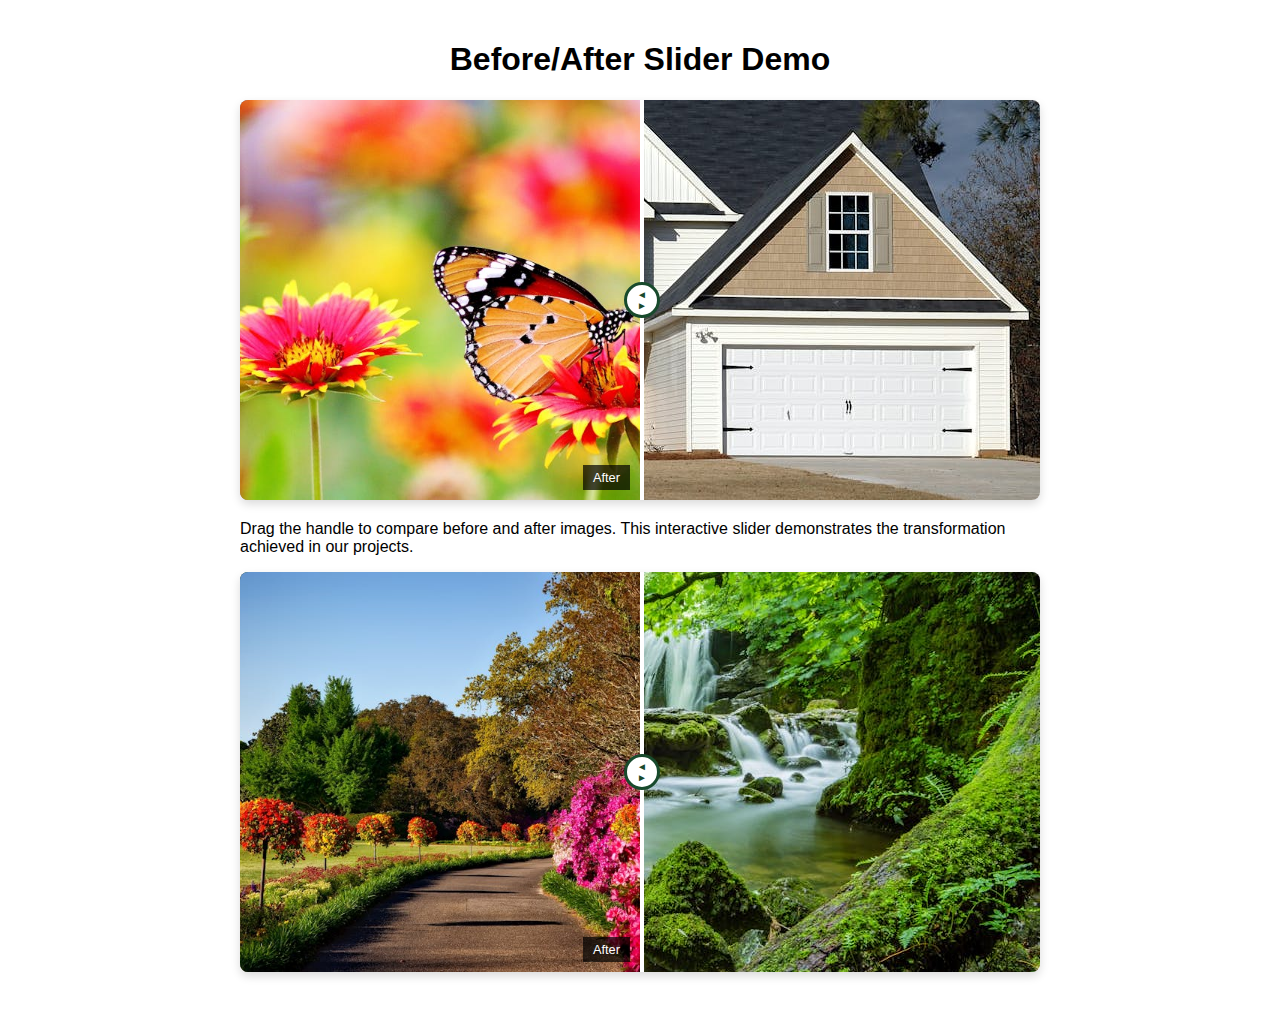
<file: before-after-demo.html>
<!DOCTYPE html>
<html lang="en">

<head>
    <meta charset="UTF-8">
    <meta name="viewport" content="width=device-width, initial-scale=1.0">
    <title>Before/After Slider Demo</title>
    <style>
        body {
            font-family: Arial, sans-serif;
            max-width: 800px;
            margin: 0 auto;
            padding: 20px;
        }

        h1 {
            text-align: center;
        }

        .before-after-container {
            position: relative;
            width: 100%;
            height: 400px;
            border-radius: 8px;
            overflow: hidden;
            box-shadow: 0 4px 10px rgba(0, 0, 0, 0.15);
            margin-bottom: 20px;
        }

        .before-image,
        .after-image {
            position: absolute;
            top: 0;
            left: 0;
            width: 100%;
            height: 100%;
        }

        .before-image img,
        .after-image img {
            width: 100%;
            height: 100%;
            object-fit: cover;
        }

        .after-image {
            width: 50%;
            overflow: hidden;
        }

        .slider-handle {
            position: absolute;
            top: 0;
            left: 50%;
            width: 4px;
            height: 100%;
            background-color: white;
            cursor: ew-resize;
        }

        .slider-handle::before {
            content: '';
            position: absolute;
            top: 50%;
            left: 50%;
            transform: translate(-50%, -50%);
            width: 30px;
            height: 30px;
            background-color: white;
            border-radius: 50%;
            border: 3px solid #184A2C;
        }

        .slider-handle::after {
            content: '◄ ►';
            position: absolute;
            top: 50%;
            left: 50%;
            transform: translate(-50%, -50%);
            color: #184A2C;
            font-size: 10px;
            font-weight: bold;
        }

        .label {
            position: absolute;
            bottom: 10px;
            padding: 5px 10px;
            background-color: rgba(0, 0, 0, 0.7);
            color: white;
            font-family: Arial, sans-serif;
            font-size: 0.8rem;
        }

        .before-image .label {
            left: 10px;
        }

        .after-image .label {
            right: 10px;
        }
    </style>
</head>

<body>
    <h1>Before/After Slider Demo</h1>

    <div class="before-after-container">
        <div class="before-image">
            <img src="assets/images/project1-before.jpg" alt="Before">
            <span class="label">Before</span>
        </div>
        <div class="after-image">
            <img src="assets/images/project1-after.jpg" alt="After">
            <span class="label">After</span>
        </div>
        <div class="slider-handle"></div>
    </div>

    <p>Drag the handle to compare before and after images. This interactive slider demonstrates the transformation
        achieved in our projects.</p>

    <div class="before-after-container">
        <div class="before-image">
            <img src="assets/images/project2-before.jpg" alt="Before">
            <span class="label">Before</span>
        </div>
        <div class="after-image">
            <img src="assets/images/project2-after.jpg" alt="After">
            <span class="label">After</span>
        </div>
        <div class="slider-handle"></div>
    </div>

    <script>
        // Initialize before/after sliders
        function initializeBeforeAfterSliders() {
            const sliders = document.querySelectorAll('.before-after-container');

            sliders.forEach(slider => {
                const sliderHandle = slider.querySelector('.slider-handle');
                const afterImage = slider.querySelector('.after-image');
                let isDragging = false;

                // Initial position
                sliderHandle.style.left = '50%';
                afterImage.style.width = '50%';

                // Mouse events
                sliderHandle.addEventListener('mousedown', startDrag);
                window.addEventListener('mouseup', stopDrag);
                window.addEventListener('mousemove', drag);

                // Touch events
                sliderHandle.addEventListener('touchstart', startDrag);
                window.addEventListener('touchend', stopDrag);
                window.addEventListener('touchmove', drag);

                function startDrag(e) {
                    e.preventDefault();
                    isDragging = true;
                }

                function stopDrag() {
                    isDragging = false;
                }

                function drag(e) {
                    if (!isDragging) return;

                    let clientX;

                    if (e.type === 'touchmove') {
                        clientX = e.touches[0].clientX;
                    } else {
                        clientX = e.clientX;
                    }

                    const sliderRect = slider.getBoundingClientRect();
                    const sliderWidth = sliderRect.width;
                    const offsetX = clientX - sliderRect.left;

                    // Keep the handle within slider bounds
                    let newPosition;
                    if (offsetX < 0) {
                        newPosition = 0;
                    } else if (offsetX > sliderWidth) {
                        newPosition = sliderWidth;
                    } else {
                        newPosition = offsetX;
                    }

                    // Convert to percentage
                    const percentage = (newPosition / sliderWidth) * 100;

                    // Update handle and image position
                    sliderHandle.style.left = `${percentage}%`;
                    afterImage.style.width = `${percentage}%`;
                }
            });
        }

        // Initialize on page load
        document.addEventListener('DOMContentLoaded', function () {
            initializeBeforeAfterSliders();
        });
    </script>
</body>

</html>
</file>
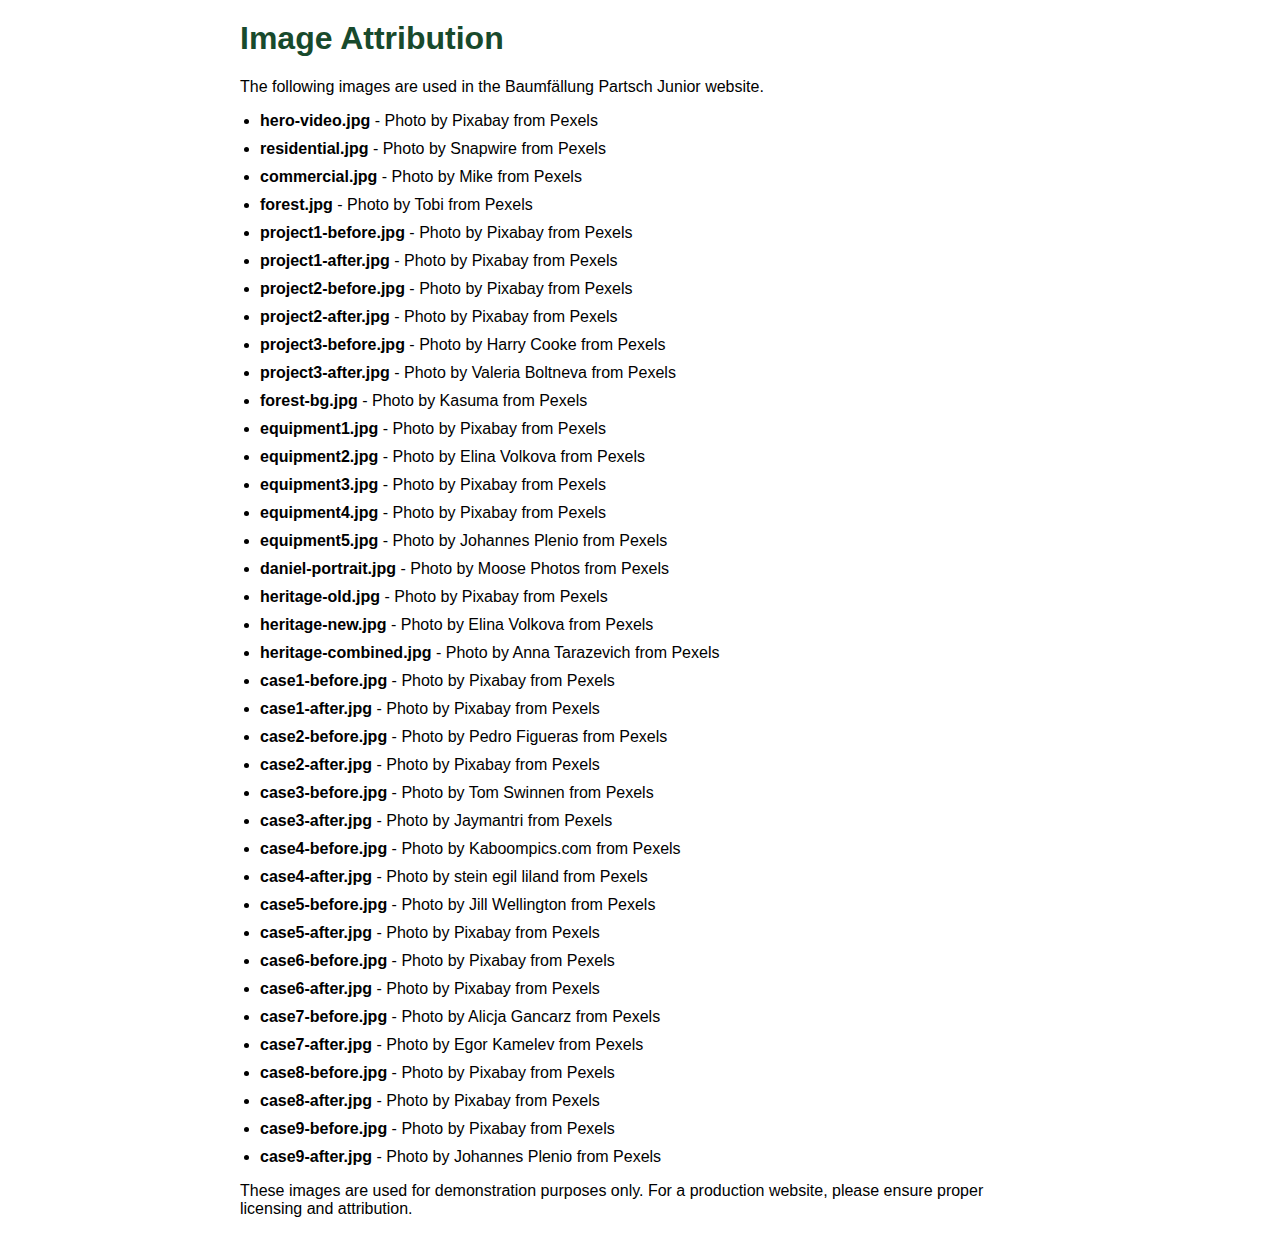
<file: assets/images/attribution.html>
<html><head><title>Image Attribution</title><style>body{font-family:Arial,sans-serif;max-width:800px;margin:0 auto;padding:20px}h1{color:#184A2C}h2{color:#3A6A51;margin-top:30px}ul{padding-left:20px}li{margin-bottom:10px}</style></head><body><h1>Image Attribution</h1><p>The following images are used in the Baumfällung Partsch Junior website.</p><ul><li><strong>hero-video.jpg</strong> - Photo by Pixabay from Pexels</li>
<li><strong>residential.jpg</strong> - Photo by Snapwire from Pexels</li>
<li><strong>commercial.jpg</strong> - Photo by Mike from Pexels</li>
<li><strong>forest.jpg</strong> - Photo by Tobi from Pexels</li>
<li><strong>project1-before.jpg</strong> - Photo by Pixabay from Pexels</li>
<li><strong>project1-after.jpg</strong> - Photo by Pixabay from Pexels</li>
<li><strong>project2-before.jpg</strong> - Photo by Pixabay from Pexels</li>
<li><strong>project2-after.jpg</strong> - Photo by Pixabay from Pexels</li>
<li><strong>project3-before.jpg</strong> - Photo by Harry Cooke from Pexels</li>
<li><strong>project3-after.jpg</strong> - Photo by Valeria Boltneva from Pexels</li>
<li><strong>forest-bg.jpg</strong> - Photo by Kasuma from Pexels</li>
<li><strong>equipment1.jpg</strong> - Photo by Pixabay from Pexels</li>
<li><strong>equipment2.jpg</strong> - Photo by Elina Volkova from Pexels</li>
<li><strong>equipment3.jpg</strong> - Photo by Pixabay from Pexels</li>
<li><strong>equipment4.jpg</strong> - Photo by Pixabay from Pexels</li>
<li><strong>equipment5.jpg</strong> - Photo by Johannes Plenio from Pexels</li>
<li><strong>daniel-portrait.jpg</strong> - Photo by Moose Photos from Pexels</li>
<li><strong>heritage-old.jpg</strong> - Photo by Pixabay from Pexels</li>
<li><strong>heritage-new.jpg</strong> - Photo by Elina Volkova from Pexels</li>
<li><strong>heritage-combined.jpg</strong> - Photo by Anna Tarazevich from Pexels</li>
<li><strong>case1-before.jpg</strong> - Photo by Pixabay from Pexels</li>
<li><strong>case1-after.jpg</strong> - Photo by Pixabay from Pexels</li>
<li><strong>case2-before.jpg</strong> - Photo by Pedro Figueras from Pexels</li>
<li><strong>case2-after.jpg</strong> - Photo by Pixabay from Pexels</li>
<li><strong>case3-before.jpg</strong> - Photo by Tom Swinnen from Pexels</li>
<li><strong>case3-after.jpg</strong> - Photo by Jaymantri from Pexels</li>
<li><strong>case4-before.jpg</strong> - Photo by Kaboompics.com from Pexels</li>
<li><strong>case4-after.jpg</strong> - Photo by stein egil liland from Pexels</li>
<li><strong>case5-before.jpg</strong> - Photo by Jill Wellington from Pexels</li>
<li><strong>case5-after.jpg</strong> - Photo by Pixabay from Pexels</li>
<li><strong>case6-before.jpg</strong> - Photo by Pixabay from Pexels</li>
<li><strong>case6-after.jpg</strong> - Photo by Pixabay from Pexels</li>
<li><strong>case7-before.jpg</strong> - Photo by Alicja Gancarz from Pexels</li>
<li><strong>case7-after.jpg</strong> - Photo by Egor Kamelev from Pexels</li>
<li><strong>case8-before.jpg</strong> - Photo by Pixabay from Pexels</li>
<li><strong>case8-after.jpg</strong> - Photo by Pixabay from Pexels</li>
<li><strong>case9-before.jpg</strong> - Photo by Pixabay from Pexels</li>
<li><strong>case9-after.jpg</strong> - Photo by Johannes Plenio from Pexels</li>
</ul><p>These images are used for demonstration purposes only. For a production website, please ensure proper licensing and attribution.</p></body></html>
</file>
